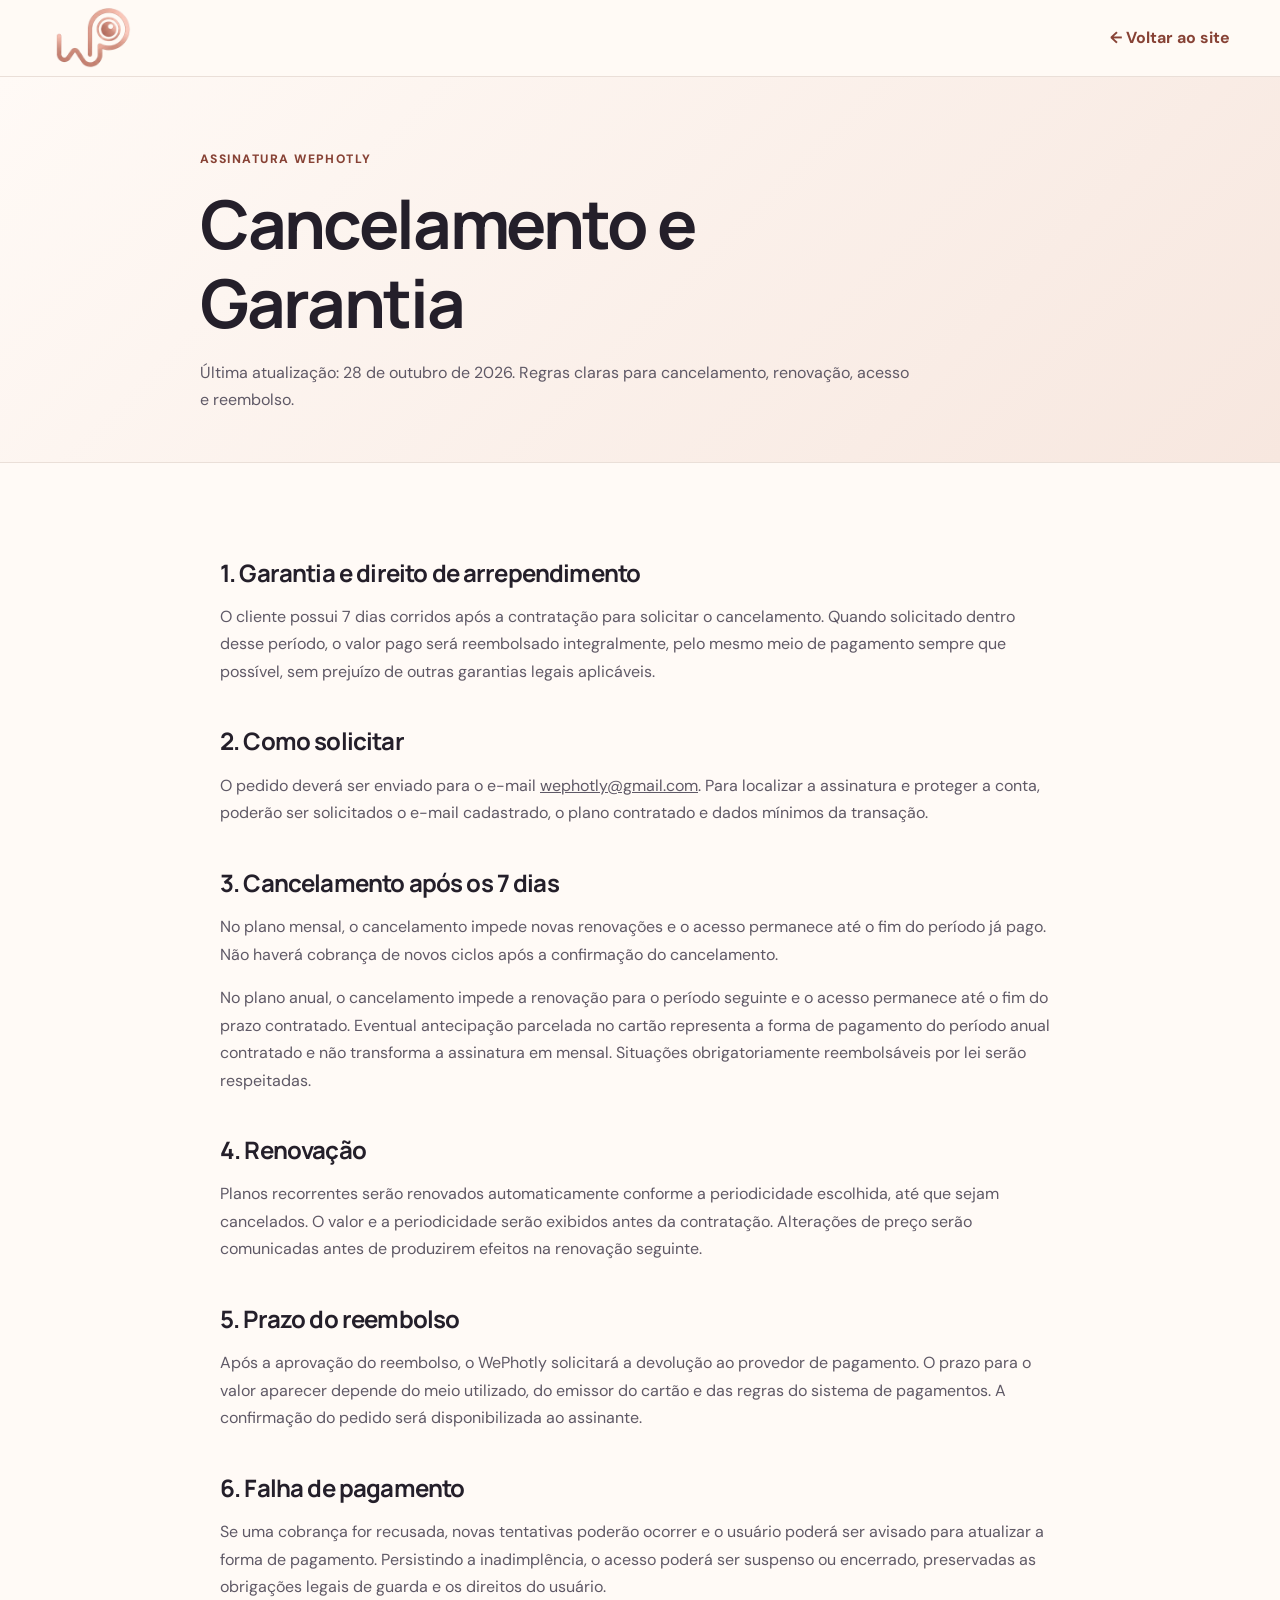
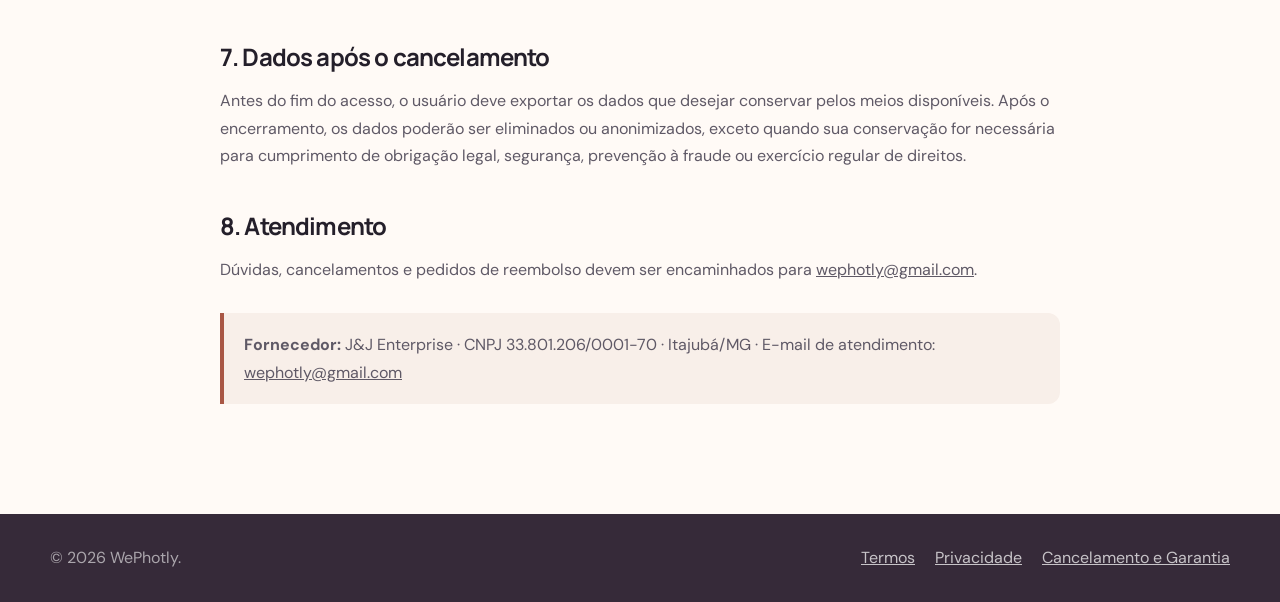
<file: cancelamento-e-garantia.html>
<!doctype html>
<html lang="pt-BR">
<head>
  <meta charset="utf-8"><meta name="viewport" content="width=device-width, initial-scale=1">
  <title>Cancelamento e Garantia | WePhotly</title><meta name="description" content="Regras de cancelamento, renovação e garantia do WePhotly.">
  <link rel="canonical" href="https://www.wephotly.com/cancelamento-e-garantia.html">
  <link rel="icon" href="/brand/favicon-32x32.png" sizes="32x32" type="image/png">
  <link rel="preconnect" href="https://fonts.googleapis.com"><link rel="preconnect" href="https://fonts.gstatic.com" crossorigin>
  <link rel="preload" as="style" href="https://fonts.googleapis.com/css2?family=DM+Sans:wght@400;700;800&family=Manrope:wght@700&display=swap" onload="this.onload=null;this.rel='stylesheet'">
  <noscript><link rel="stylesheet" href="https://fonts.googleapis.com/css2?family=DM+Sans:wght@400;700;800&family=Manrope:wght@700&display=swap"></noscript>
  <link rel="stylesheet" href="/legal.css">
</head>
<body>
  <header class="legal-header"><nav class="legal-nav"><a href="/" aria-label="Voltar ao início"><picture><source srcset="/brand/wephotly-logo.avif" type="image/avif"><source srcset="/brand/wephotly-logo.webp" type="image/webp"><img src="/brand/wephotly-logo.png" alt="WePhotly" width="352" height="276"></picture></a><a class="back-link" href="/">← Voltar ao site</a></nav></header>
  <main>
    <section class="legal-hero"><div><p class="eyebrow">Assinatura WePhotly</p><h1>Cancelamento e Garantia</h1><p>Última atualização: 28 de outubro de 2026. Regras claras para cancelamento, renovação, acesso e reembolso.</p></div></section>
    <article class="legal-content">
      <h2>1. Garantia e direito de arrependimento</h2><p>O cliente possui 7 dias corridos após a contratação para solicitar o cancelamento. Quando solicitado dentro desse período, o valor pago será reembolsado integralmente, pelo mesmo meio de pagamento sempre que possível, sem prejuízo de outras garantias legais aplicáveis.</p>
      <h2>2. Como solicitar</h2><p>O pedido deverá ser enviado para o e-mail <a href="mailto:wephotly@gmail.com">wephotly@gmail.com</a>. Para localizar a assinatura e proteger a conta, poderão ser solicitados o e-mail cadastrado, o plano contratado e dados mínimos da transação.</p>
      <h2>3. Cancelamento após os 7 dias</h2><p>No plano mensal, o cancelamento impede novas renovações e o acesso permanece até o fim do período já pago. Não haverá cobrança de novos ciclos após a confirmação do cancelamento.</p><p>No plano anual, o cancelamento impede a renovação para o período seguinte e o acesso permanece até o fim do prazo contratado. Eventual antecipação parcelada no cartão representa a forma de pagamento do período anual contratado e não transforma a assinatura em mensal. Situações obrigatoriamente reembolsáveis por lei serão respeitadas.</p>
      <h2>4. Renovação</h2><p>Planos recorrentes serão renovados automaticamente conforme a periodicidade escolhida, até que sejam cancelados. O valor e a periodicidade serão exibidos antes da contratação. Alterações de preço serão comunicadas antes de produzirem efeitos na renovação seguinte.</p>
      <h2>5. Prazo do reembolso</h2><p>Após a aprovação do reembolso, o WePhotly solicitará a devolução ao provedor de pagamento. O prazo para o valor aparecer depende do meio utilizado, do emissor do cartão e das regras do sistema de pagamentos. A confirmação do pedido será disponibilizada ao assinante.</p>
      <h2>6. Falha de pagamento</h2><p>Se uma cobrança for recusada, novas tentativas poderão ocorrer e o usuário poderá ser avisado para atualizar a forma de pagamento. Persistindo a inadimplência, o acesso poderá ser suspenso ou encerrado, preservadas as obrigações legais de guarda e os direitos do usuário.</p>
      <h2>7. Dados após o cancelamento</h2><p>Antes do fim do acesso, o usuário deve exportar os dados que desejar conservar pelos meios disponíveis. Após o encerramento, os dados poderão ser eliminados ou anonimizados, exceto quando sua conservação for necessária para cumprimento de obrigação legal, segurança, prevenção à fraude ou exercício regular de direitos.</p>
      <h2>8. Atendimento</h2><p>Dúvidas, cancelamentos e pedidos de reembolso devem ser encaminhados para <a href="mailto:wephotly@gmail.com">wephotly@gmail.com</a>.</p>
      <div class="notice"><p><strong>Fornecedor:</strong> J&amp;J Enterprise · CNPJ 33.801.206/0001-70 · Itajubá/MG · E-mail de atendimento: <a href="mailto:wephotly@gmail.com">wephotly@gmail.com</a></p></div>
    </article>
  </main>
  <footer class="legal-footer"><div class="legal-footer-inner"><p>© 2026 WePhotly.</p><nav><a href="/termos-de-uso.html">Termos</a><a href="/politica-de-privacidade.html">Privacidade</a><a href="/cancelamento-e-garantia.html">Cancelamento e Garantia</a></nav></div></footer>
</body></html>
</file>
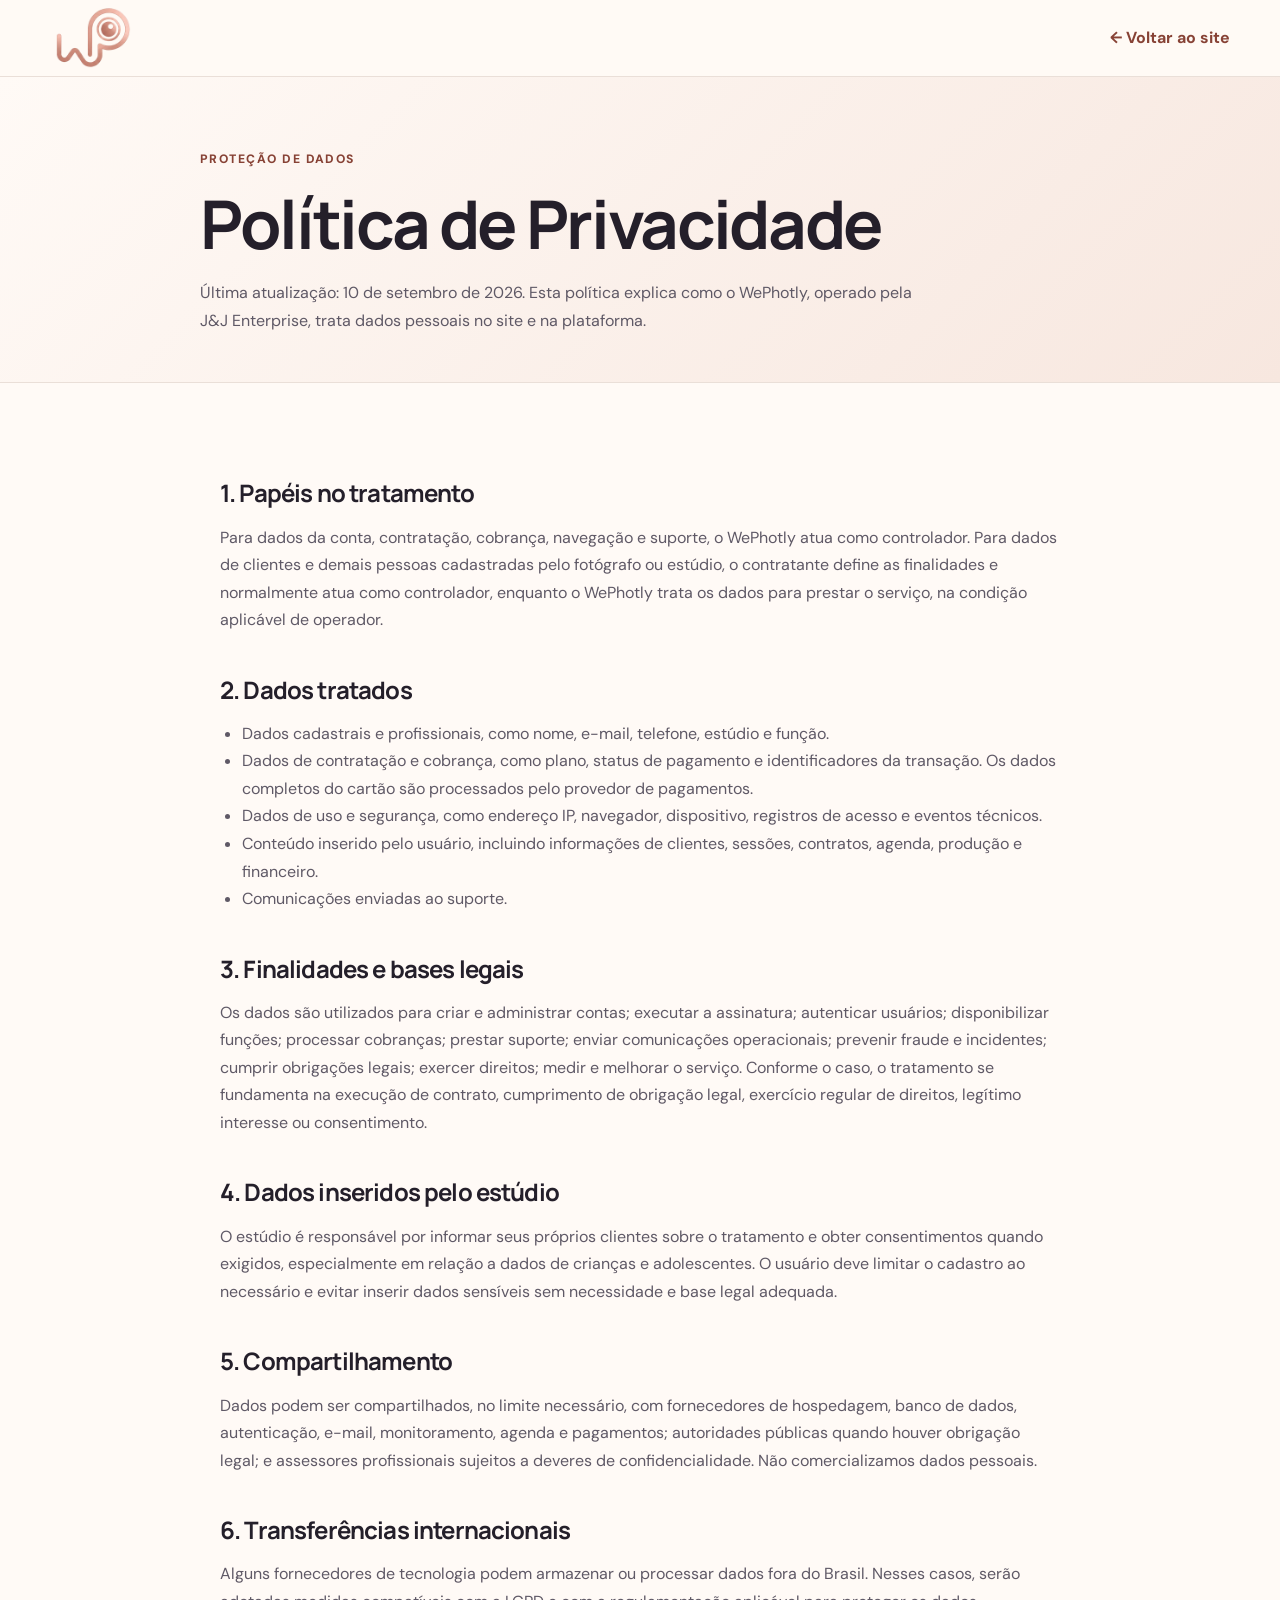
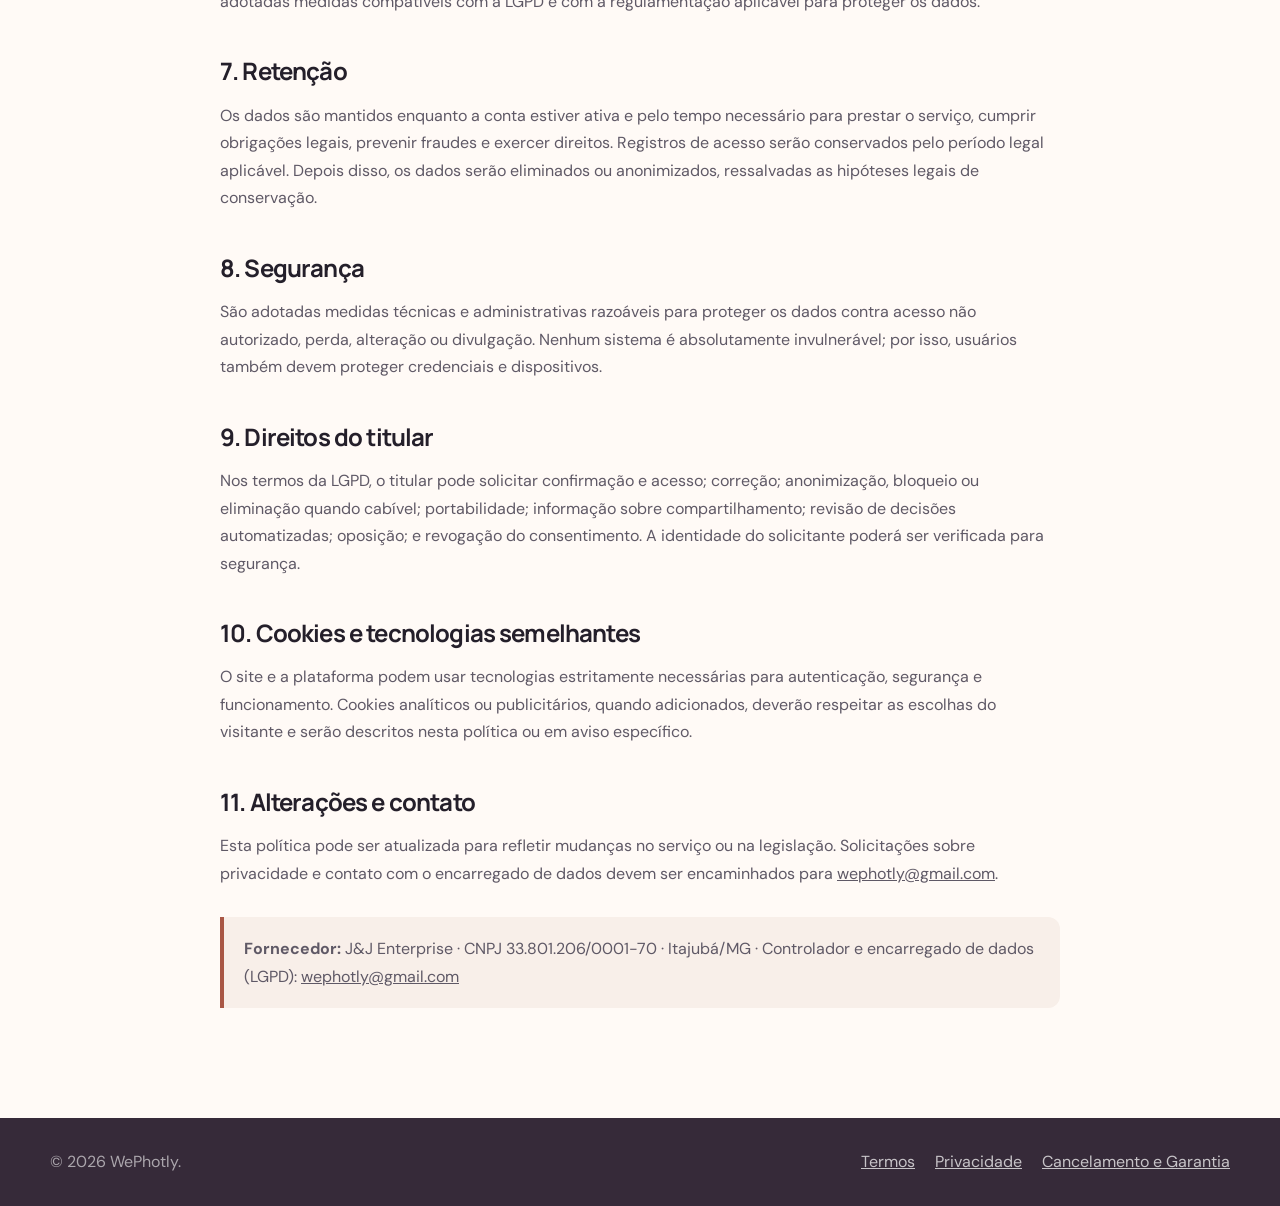
<file: politica-de-privacidade.html>
<!doctype html>
<html lang="pt-BR">
<head>
  <meta charset="utf-8"><meta name="viewport" content="width=device-width, initial-scale=1">
  <title>Política de Privacidade | WePhotly</title><meta name="description" content="Política de privacidade e proteção de dados do WePhotly.">
  <link rel="canonical" href="https://www.wephotly.com/politica-de-privacidade.html">
  <link rel="icon" href="/brand/favicon-32x32.png" sizes="32x32" type="image/png">
  <link rel="preconnect" href="https://fonts.googleapis.com"><link rel="preconnect" href="https://fonts.gstatic.com" crossorigin>
  <link rel="preload" as="style" href="https://fonts.googleapis.com/css2?family=DM+Sans:wght@400;700;800&family=Manrope:wght@700&display=swap" onload="this.onload=null;this.rel='stylesheet'">
  <noscript><link rel="stylesheet" href="https://fonts.googleapis.com/css2?family=DM+Sans:wght@400;700;800&family=Manrope:wght@700&display=swap"></noscript>
  <link rel="stylesheet" href="/legal.css">
</head>
<body>
  <header class="legal-header"><nav class="legal-nav"><a href="/" aria-label="Voltar ao início"><picture><source srcset="/brand/wephotly-logo.avif" type="image/avif"><source srcset="/brand/wephotly-logo.webp" type="image/webp"><img src="/brand/wephotly-logo.png" alt="WePhotly" width="352" height="276"></picture></a><a class="back-link" href="/">← Voltar ao site</a></nav></header>
  <main>
    <section class="legal-hero"><div><p class="eyebrow">Proteção de dados</p><h1>Política de Privacidade</h1><p>Última atualização: 10 de setembro de 2026. Esta política explica como o WePhotly, operado pela J&amp;J Enterprise, trata dados pessoais no site e na plataforma.</p></div></section>
    <article class="legal-content">
      <h2>1. Papéis no tratamento</h2><p>Para dados da conta, contratação, cobrança, navegação e suporte, o WePhotly atua como controlador. Para dados de clientes e demais pessoas cadastradas pelo fotógrafo ou estúdio, o contratante define as finalidades e normalmente atua como controlador, enquanto o WePhotly trata os dados para prestar o serviço, na condição aplicável de operador.</p>
      <h2>2. Dados tratados</h2><ul><li>Dados cadastrais e profissionais, como nome, e-mail, telefone, estúdio e função.</li><li>Dados de contratação e cobrança, como plano, status de pagamento e identificadores da transação. Os dados completos do cartão são processados pelo provedor de pagamentos.</li><li>Dados de uso e segurança, como endereço IP, navegador, dispositivo, registros de acesso e eventos técnicos.</li><li>Conteúdo inserido pelo usuário, incluindo informações de clientes, sessões, contratos, agenda, produção e financeiro.</li><li>Comunicações enviadas ao suporte.</li></ul>
      <h2>3. Finalidades e bases legais</h2><p>Os dados são utilizados para criar e administrar contas; executar a assinatura; autenticar usuários; disponibilizar funções; processar cobranças; prestar suporte; enviar comunicações operacionais; prevenir fraude e incidentes; cumprir obrigações legais; exercer direitos; medir e melhorar o serviço. Conforme o caso, o tratamento se fundamenta na execução de contrato, cumprimento de obrigação legal, exercício regular de direitos, legítimo interesse ou consentimento.</p>
      <h2>4. Dados inseridos pelo estúdio</h2><p>O estúdio é responsável por informar seus próprios clientes sobre o tratamento e obter consentimentos quando exigidos, especialmente em relação a dados de crianças e adolescentes. O usuário deve limitar o cadastro ao necessário e evitar inserir dados sensíveis sem necessidade e base legal adequada.</p>
      <h2>5. Compartilhamento</h2><p>Dados podem ser compartilhados, no limite necessário, com fornecedores de hospedagem, banco de dados, autenticação, e-mail, monitoramento, agenda e pagamentos; autoridades públicas quando houver obrigação legal; e assessores profissionais sujeitos a deveres de confidencialidade. Não comercializamos dados pessoais.</p>
      <h2>6. Transferências internacionais</h2><p>Alguns fornecedores de tecnologia podem armazenar ou processar dados fora do Brasil. Nesses casos, serão adotadas medidas compatíveis com a LGPD e com a regulamentação aplicável para proteger os dados.</p>
      <h2>7. Retenção</h2><p>Os dados são mantidos enquanto a conta estiver ativa e pelo tempo necessário para prestar o serviço, cumprir obrigações legais, prevenir fraudes e exercer direitos. Registros de acesso serão conservados pelo período legal aplicável. Depois disso, os dados serão eliminados ou anonimizados, ressalvadas as hipóteses legais de conservação.</p>
      <h2>8. Segurança</h2><p>São adotadas medidas técnicas e administrativas razoáveis para proteger os dados contra acesso não autorizado, perda, alteração ou divulgação. Nenhum sistema é absolutamente invulnerável; por isso, usuários também devem proteger credenciais e dispositivos.</p>
      <h2>9. Direitos do titular</h2><p>Nos termos da LGPD, o titular pode solicitar confirmação e acesso; correção; anonimização, bloqueio ou eliminação quando cabível; portabilidade; informação sobre compartilhamento; revisão de decisões automatizadas; oposição; e revogação do consentimento. A identidade do solicitante poderá ser verificada para segurança.</p>
      <h2>10. Cookies e tecnologias semelhantes</h2><p>O site e a plataforma podem usar tecnologias estritamente necessárias para autenticação, segurança e funcionamento. Cookies analíticos ou publicitários, quando adicionados, deverão respeitar as escolhas do visitante e serão descritos nesta política ou em aviso específico.</p>
      <h2>11. Alterações e contato</h2><p>Esta política pode ser atualizada para refletir mudanças no serviço ou na legislação. Solicitações sobre privacidade e contato com o encarregado de dados devem ser encaminhados para <a href="mailto:wephotly@gmail.com">wephotly@gmail.com</a>.</p>
      <div class="notice"><p><strong>Fornecedor:</strong> J&amp;J Enterprise · CNPJ 33.801.206/0001-70 · Itajubá/MG · Controlador e encarregado de dados (LGPD): <a href="mailto:wephotly@gmail.com">wephotly@gmail.com</a></p></div>
    </article>
  </main>
  <footer class="legal-footer"><div class="legal-footer-inner"><p>© 2026 WePhotly.</p><nav><a href="/termos-de-uso.html">Termos</a><a href="/politica-de-privacidade.html">Privacidade</a><a href="/cancelamento-e-garantia.html">Cancelamento e Garantia</a></nav></div></footer>
</body></html>
</file>
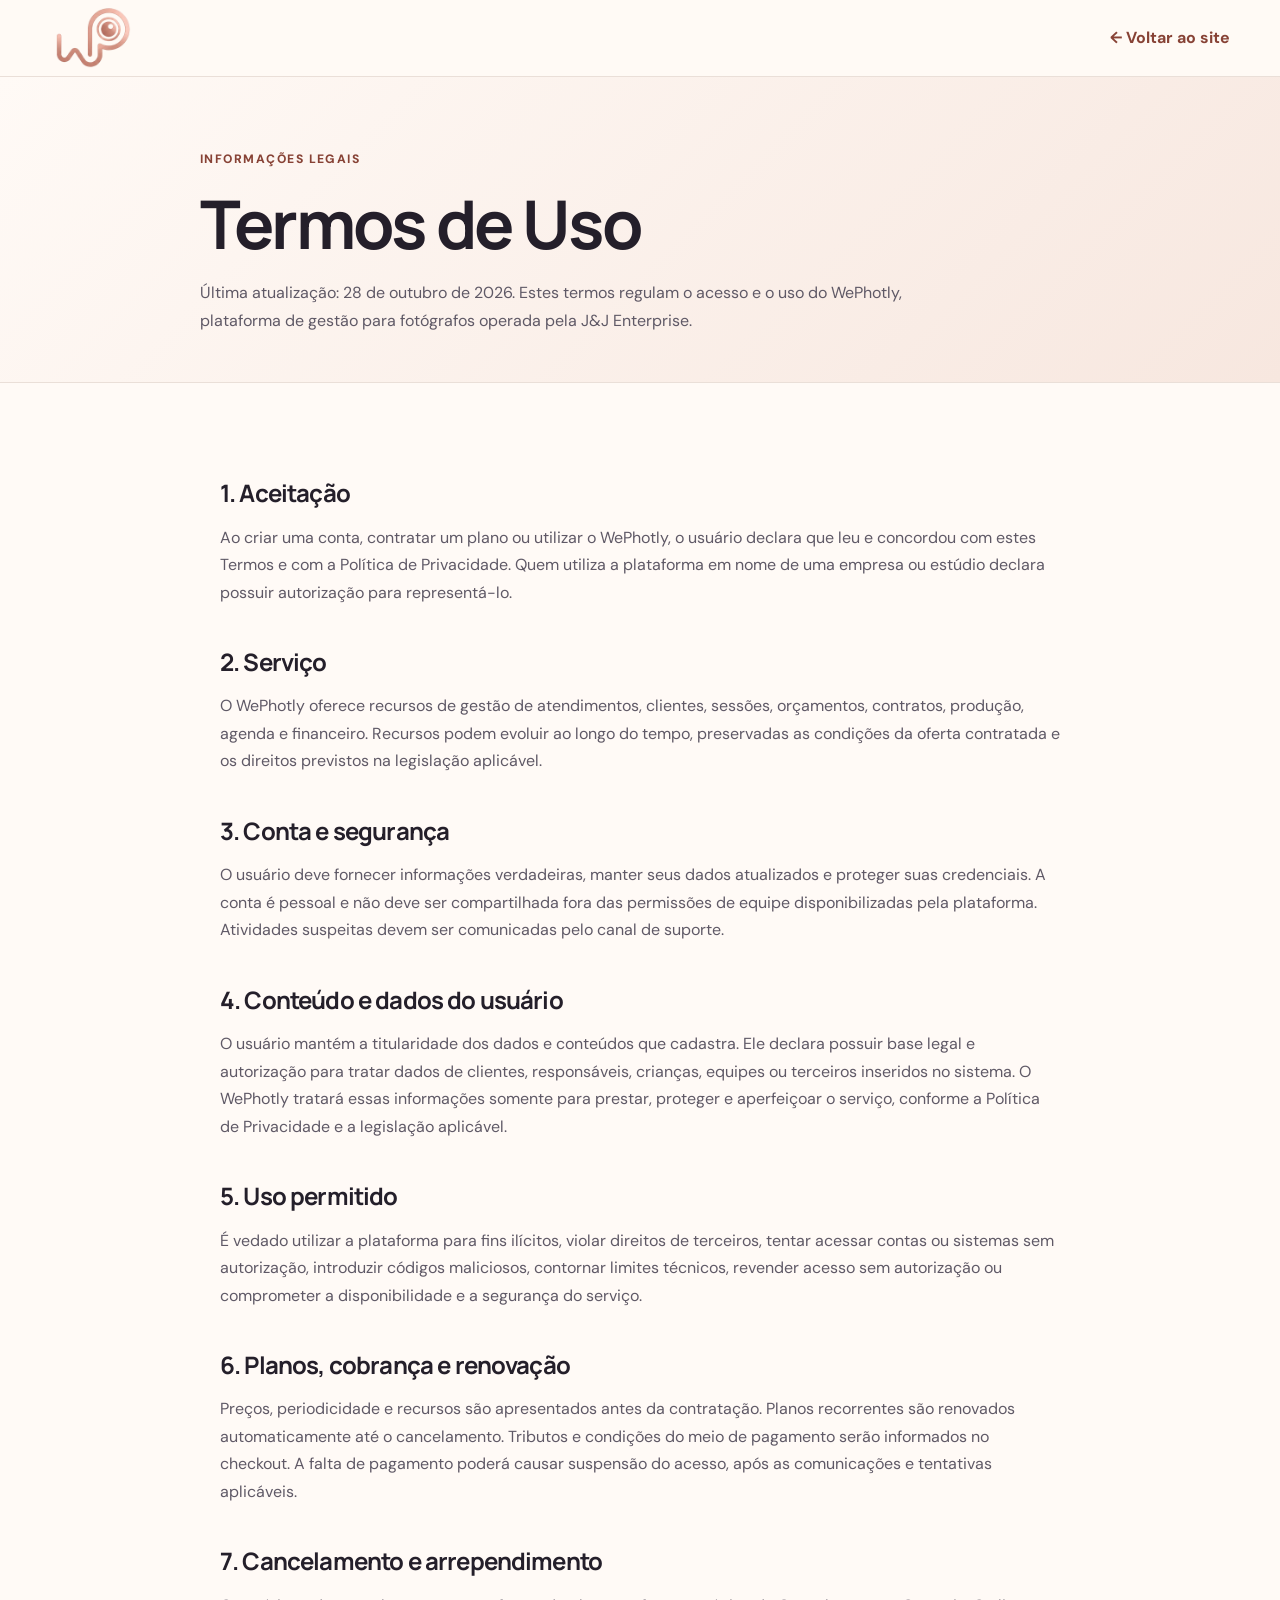
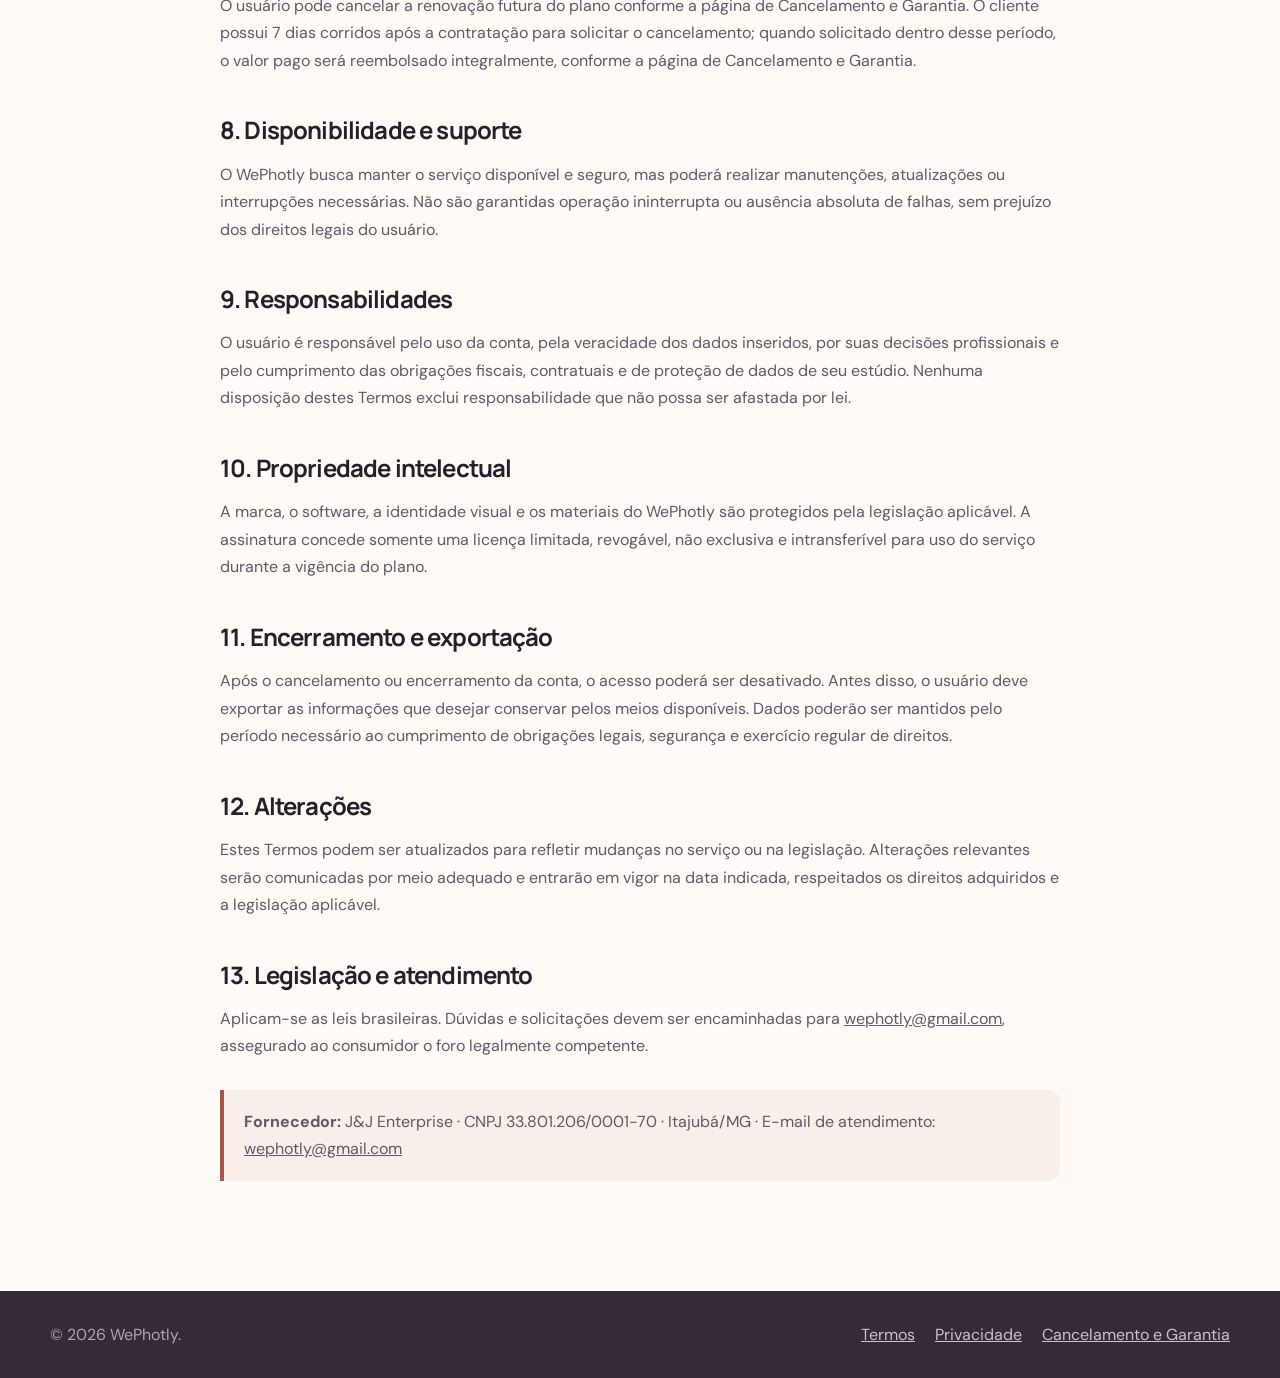
<file: termos-de-uso.html>
<!doctype html>
<html lang="pt-BR">
<head>
  <meta charset="utf-8"><meta name="viewport" content="width=device-width, initial-scale=1">
  <title>Termos de Uso | WePhotly</title>
  <meta name="description" content="Termos de uso da plataforma WePhotly.">
  <link rel="canonical" href="https://www.wephotly.com/termos-de-uso.html">
  <link rel="icon" href="/brand/favicon-32x32.png" sizes="32x32" type="image/png">
  <link rel="preconnect" href="https://fonts.googleapis.com"><link rel="preconnect" href="https://fonts.gstatic.com" crossorigin>
  <link rel="preload" as="style" href="https://fonts.googleapis.com/css2?family=DM+Sans:wght@400;700;800&family=Manrope:wght@700&display=swap" onload="this.onload=null;this.rel='stylesheet'">
  <noscript><link rel="stylesheet" href="https://fonts.googleapis.com/css2?family=DM+Sans:wght@400;700;800&family=Manrope:wght@700&display=swap"></noscript>
  <link rel="stylesheet" href="/legal.css">
</head>
<body>
  <header class="legal-header"><nav class="legal-nav"><a href="/" aria-label="Voltar ao início"><picture><source srcset="/brand/wephotly-logo.avif" type="image/avif"><source srcset="/brand/wephotly-logo.webp" type="image/webp"><img src="/brand/wephotly-logo.png" alt="WePhotly" width="352" height="276"></picture></a><a class="back-link" href="/">← Voltar ao site</a></nav></header>
  <main>
    <section class="legal-hero"><div><p class="eyebrow">Informações legais</p><h1>Termos de Uso</h1><p>Última atualização: 28 de outubro de 2026. Estes termos regulam o acesso e o uso do WePhotly, plataforma de gestão para fotógrafos operada pela J&amp;J Enterprise.</p></div></section>
    <article class="legal-content">
      <h2>1. Aceitação</h2><p>Ao criar uma conta, contratar um plano ou utilizar o WePhotly, o usuário declara que leu e concordou com estes Termos e com a Política de Privacidade. Quem utiliza a plataforma em nome de uma empresa ou estúdio declara possuir autorização para representá-lo.</p>
      <h2>2. Serviço</h2><p>O WePhotly oferece recursos de gestão de atendimentos, clientes, sessões, orçamentos, contratos, produção, agenda e financeiro. Recursos podem evoluir ao longo do tempo, preservadas as condições da oferta contratada e os direitos previstos na legislação aplicável.</p>
      <h2>3. Conta e segurança</h2><p>O usuário deve fornecer informações verdadeiras, manter seus dados atualizados e proteger suas credenciais. A conta é pessoal e não deve ser compartilhada fora das permissões de equipe disponibilizadas pela plataforma. Atividades suspeitas devem ser comunicadas pelo canal de suporte.</p>
      <h2>4. Conteúdo e dados do usuário</h2><p>O usuário mantém a titularidade dos dados e conteúdos que cadastra. Ele declara possuir base legal e autorização para tratar dados de clientes, responsáveis, crianças, equipes ou terceiros inseridos no sistema. O WePhotly tratará essas informações somente para prestar, proteger e aperfeiçoar o serviço, conforme a Política de Privacidade e a legislação aplicável.</p>
      <h2>5. Uso permitido</h2><p>É vedado utilizar a plataforma para fins ilícitos, violar direitos de terceiros, tentar acessar contas ou sistemas sem autorização, introduzir códigos maliciosos, contornar limites técnicos, revender acesso sem autorização ou comprometer a disponibilidade e a segurança do serviço.</p>
      <h2>6. Planos, cobrança e renovação</h2><p>Preços, periodicidade e recursos são apresentados antes da contratação. Planos recorrentes são renovados automaticamente até o cancelamento. Tributos e condições do meio de pagamento serão informados no checkout. A falta de pagamento poderá causar suspensão do acesso, após as comunicações e tentativas aplicáveis.</p>
      <h2>7. Cancelamento e arrependimento</h2><p>O usuário pode cancelar a renovação futura do plano conforme a página de Cancelamento e Garantia. O cliente possui 7 dias corridos após a contratação para solicitar o cancelamento; quando solicitado dentro desse período, o valor pago será reembolsado integralmente, conforme a página de Cancelamento e Garantia.</p>
      <h2>8. Disponibilidade e suporte</h2><p>O WePhotly busca manter o serviço disponível e seguro, mas poderá realizar manutenções, atualizações ou interrupções necessárias. Não são garantidas operação ininterrupta ou ausência absoluta de falhas, sem prejuízo dos direitos legais do usuário.</p>
      <h2>9. Responsabilidades</h2><p>O usuário é responsável pelo uso da conta, pela veracidade dos dados inseridos, por suas decisões profissionais e pelo cumprimento das obrigações fiscais, contratuais e de proteção de dados de seu estúdio. Nenhuma disposição destes Termos exclui responsabilidade que não possa ser afastada por lei.</p>
      <h2>10. Propriedade intelectual</h2><p>A marca, o software, a identidade visual e os materiais do WePhotly são protegidos pela legislação aplicável. A assinatura concede somente uma licença limitada, revogável, não exclusiva e intransferível para uso do serviço durante a vigência do plano.</p>
      <h2>11. Encerramento e exportação</h2><p>Após o cancelamento ou encerramento da conta, o acesso poderá ser desativado. Antes disso, o usuário deve exportar as informações que desejar conservar pelos meios disponíveis. Dados poderão ser mantidos pelo período necessário ao cumprimento de obrigações legais, segurança e exercício regular de direitos.</p>
      <h2>12. Alterações</h2><p>Estes Termos podem ser atualizados para refletir mudanças no serviço ou na legislação. Alterações relevantes serão comunicadas por meio adequado e entrarão em vigor na data indicada, respeitados os direitos adquiridos e a legislação aplicável.</p>
      <h2>13. Legislação e atendimento</h2><p>Aplicam-se as leis brasileiras. Dúvidas e solicitações devem ser encaminhadas para <a href="mailto:wephotly@gmail.com">wephotly@gmail.com</a>, assegurado ao consumidor o foro legalmente competente.</p>
      <div class="notice"><p><strong>Fornecedor:</strong> J&amp;J Enterprise · CNPJ 33.801.206/0001-70 · Itajubá/MG · E-mail de atendimento: <a href="mailto:wephotly@gmail.com">wephotly@gmail.com</a></p></div>
    </article>
  </main>
  <footer class="legal-footer"><div class="legal-footer-inner"><p>© 2026 WePhotly.</p><nav><a href="/termos-de-uso.html">Termos</a><a href="/politica-de-privacidade.html">Privacidade</a><a href="/cancelamento-e-garantia.html">Cancelamento e Garantia</a></nav></div></footer>
</body></html>
</file>
<file: legal.css>
:root {
  --ink: #241f2a;
  --ink-soft: #5f5966;
  --paper: #fffaf6;
  --paper-2: #f8efe9;
  --line: #eadfd8;
  --terracotta: #a95745;
  --terracotta-dark: #874235;
  --plum: #362a39;
  --container: 880px;
}
* { box-sizing: border-box; }
html { scroll-behavior: smooth; }
body { margin: 0; background: var(--paper); color: var(--ink); font-family: "DM Sans", sans-serif; font-size: 16px; line-height: 1.72; }
a { color: inherit; }
.legal-header { border-bottom: 1px solid var(--line); background: rgba(255,250,246,.95); }
.legal-nav { width: min(calc(100% - 40px), 1180px); min-height: 76px; margin: auto; display: flex; align-items: center; justify-content: space-between; gap: 24px; }
.legal-nav img { display: block; width: 86px; height: 60px; object-fit: contain; }
.back-link { color: var(--terracotta-dark); font-weight: 700; text-decoration: none; }
.legal-hero { padding: 72px 20px 48px; background: linear-gradient(135deg, #fffaf6, #f7e7df); border-bottom: 1px solid var(--line); }
.legal-hero > div, .legal-content { width: min(100%, var(--container)); margin-inline: auto; }
.eyebrow { margin: 0 0 14px; color: var(--terracotta-dark); font-size: .76rem; font-weight: 800; letter-spacing: .12em; text-transform: uppercase; }
h1, h2 { font-family: Manrope, sans-serif; line-height: 1.18; letter-spacing: -.035em; }
h1 { max-width: 760px; margin: 0 0 16px; font-size: clamp(2.35rem, 6vw, 4.2rem); }
h2 { margin: 42px 0 12px; font-size: 1.5rem; }
.legal-hero p:last-child { max-width: 720px; margin: 0; color: var(--ink-soft); }
.legal-content { padding: 54px 20px 80px; }
.legal-content p, .legal-content li { color: var(--ink-soft); }
.legal-content ul { padding-left: 22px; }
.notice { margin: 30px 0; border-left: 4px solid var(--terracotta); border-radius: 0 12px 12px 0; background: var(--paper-2); padding: 18px 20px; }
.notice p { margin: 0; }
.legal-footer { background: var(--plum); color: white; }
.legal-footer-inner { width: min(calc(100% - 40px), 1180px); margin: auto; padding: 30px 0; display: flex; flex-wrap: wrap; justify-content: space-between; gap: 14px 26px; }
.legal-footer p { margin: 0; color: rgba(255,255,255,.58); }
.legal-footer nav { display: flex; flex-wrap: wrap; gap: 12px 20px; }
.legal-footer a { color: rgba(255,255,255,.72); }
@media (max-width: 560px) { .legal-nav { width: min(calc(100% - 28px), 1180px); } .back-link { font-size: .88rem; } .legal-hero { padding-top: 54px; } }
</file>
